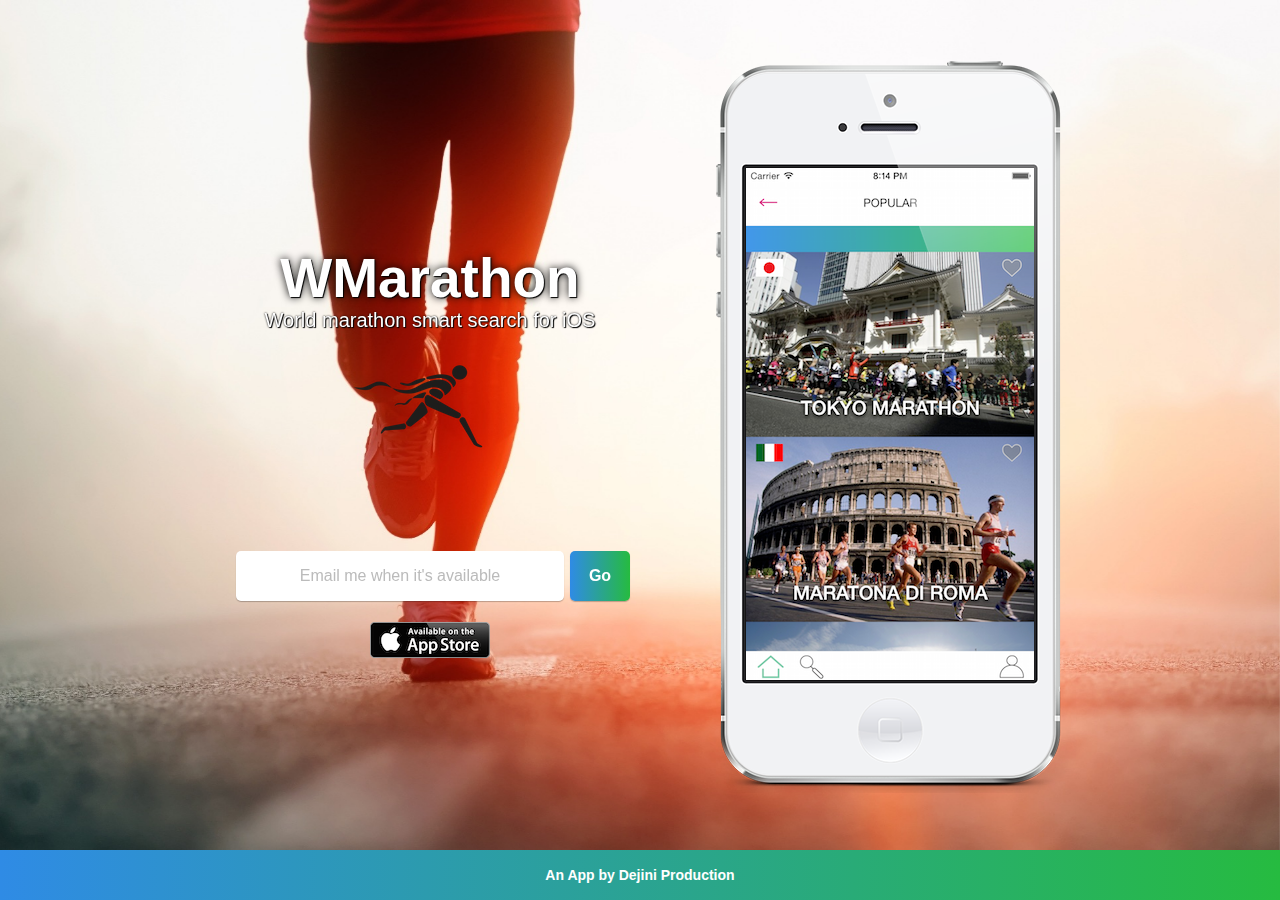
<file: index.html>
<!DOCTYPE html>
<!--[if lt IE 7 ]><html class="ie ie6" lang="en"> <![endif]-->
<!--[if IE 7 ]><html class="ie ie7" lang="en"> <![endif]-->
<!--[if IE 8 ]><html class="ie ie8" lang="en"> <![endif]-->
<!--[if (gte IE 9)|!(IE)]><!--><html lang="en"> <!--<![endif]-->
  <head>
    <meta charset="utf-8">
      <title>WMarathon</title>
      <meta name="description" content="">
        <meta name="author" content="">
          <meta name="viewport" content="width=device-width, initial-scale=0.6, maximum-scale=1">
            
            <link rel="stylesheet" href="css/base.css">
              <link rel="stylesheet" href="css/skeleton.css">
                <link rel="stylesheet" href="css/style.css">
                  <link rel="stylesheet" href="css/layout.css">
                    
                    
                    
                    <!--[if lt IE 9]>
                     <script src="http://html5shim.googlecode.com/svn/trunk/html5.js"></script>
                     <![endif]-->
                    
                    <script src="js/jquery.js"></script>
                    <script src="js/spin.js"></script>
                    <script src="js/script.js"></script>
                    
                    <link href='http://fonts.googleapis.com/css?family=Open+Sans:400,700' rel='stylesheet' type='text/css'>
                    <link rel="shortcut icon" href="images/favicon.ico">
                    <link rel="apple-touch-icon" href="images/apple-button.png">
                    <link rel="apple-touch-icon" sizes="72x72" href="images/apple-button.png.png">
                    <link rel="apple-touch-icon" sizes="114x114" href="images/apple-button.png.png">
  </head>
  <body>
    
    <div class="pagebg" id="bg_0"></div>
    <div class="pagebg" id="bg_1"></div>
    <div class="pagebg" id="bg_2"></div>
    
    <div class="container">
      
      <div class="one columns">&nbsp;</div>
      
      <div class="seven columns fullheight">
        
        <div id="logowrapper" style="text-align:center;">
        <h1 class="project-name" style="font-size: 55px;font-weight:bold;color:#FFFFFF;text-shadow: 1px 1px 1px #000,0px 0px 8px black">WMarathon</h1>
          <br>
          <b><h2 class="project-tagline" style="font-size: 20px;color:#FFFFFF;text-shadow: 1px 1px 1px #000,0px 0px 2px black">World marathon smart search for iOS</h2></b>
          <h1 id="logo">WMarathon</h1>
          
          <form id="subscribe">
            <div id="message">Success</div>
            <input id="email" name="bar" type="text" placeholder="Email me when it's available" />
            <span id="submitwrapper">
              <input id="submit" class="bg_0" type="submit" value="Go" />
            </span>
          </form>
          <br>
          <img src="images/apple-button.png" alt="Mountain View" style="width:120x;height:36px" >
          <br>
        </div>
      </div>
      
      


      <div class="one columns">&nbsp;</div>
      
      <div class="six columns fullheight">
        <div id="iphone">
          <div id="screenwrapper">
            <div class="screen" id="screen_0"></div>
            <div class="screen" id="screen_1"></div>
            <div class="screen" id="screen_2"></div>
          </div>
          <div id="glare"></div>
        </div>
      </div>
      
      <div class="one columns">&nbsp;</div>
      
      <div class="spacer"></div>
      
    </div>
    
    <footer class="footer">
      An App by Dejini Production
    </footer>
    
    <script type="text/javascript">
      var gaJsHost = (("https:" == document.location.protocol) ? "https://ssl." : "http://www.");
      document.write(unescape("%3Cscript src='" + gaJsHost + "google-analytics.com/ga.js' type='text/javascript'%3E%3C/script%3E"));
      </script>
    <script type="text/javascript">
      try {
        var pageTracker = _gat._getTracker("UA-62013841-1");
        pageTracker._trackPageview();
      } catch(err) {}
    </script>
    
  </body>
</html>
</file>
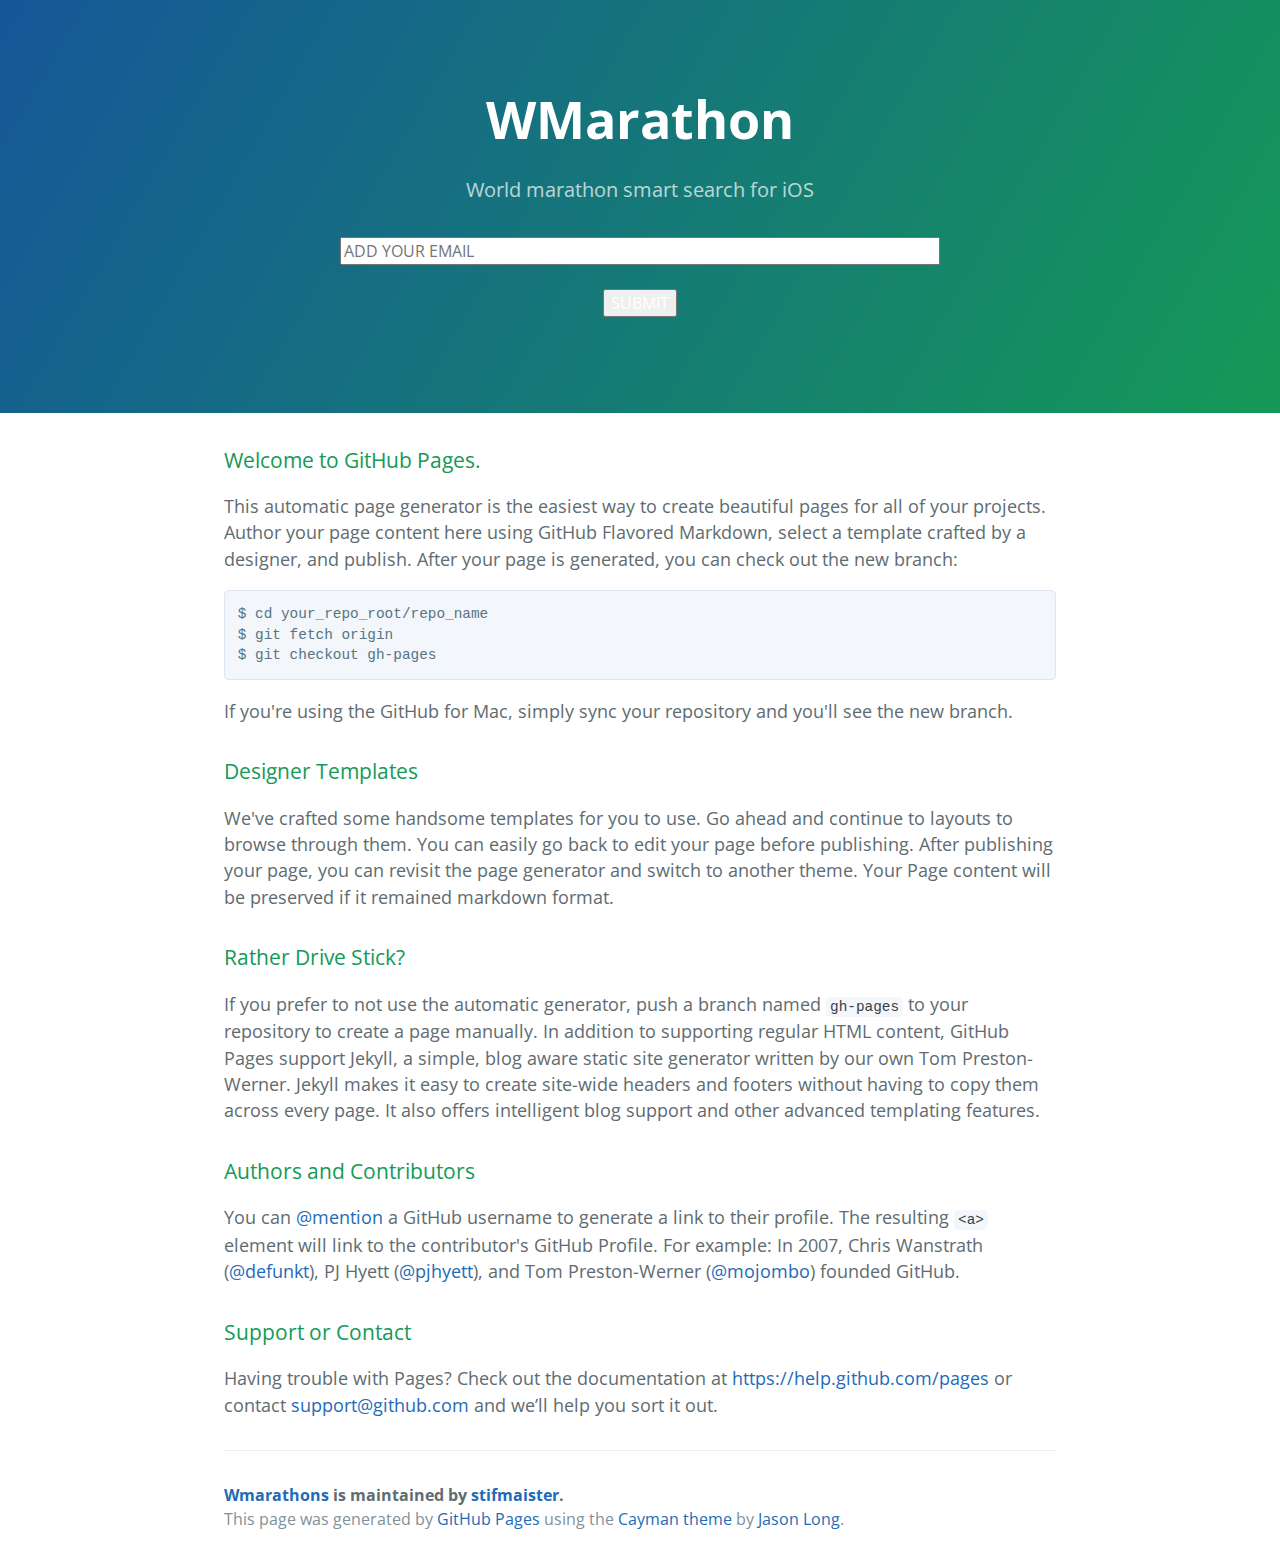
<file: index_old.html>
<style type="text/css">

input[type="text"] {
  width: 600;
  box-sizing: border-box;
  -webkit-box-sizing:border-box;
  -moz-box-sizing: border-box;
}

html {
  
  
background: url() no-repeat center center fixed;
-webkit-background-size: cover;
-moz-background-size: cover;
-o-background-size: cover;
background-size: cover;
}
</style>

<!DOCTYPE html>
<html lang="en-us">
  <head>
    <meta charset="UTF-8">
    <title>WMarathon</title>
    <meta name="viewport" content="width=device-width, initial-scale=1">
    <link rel="stylesheet" type="text/css" href="stylesheets/normalize.css" media="screen">
    <link href='http://fonts.googleapis.com/css?family=Open+Sans:400,700' rel='stylesheet' type='text/css'>
    <link rel="stylesheet" type="text/css" href="stylesheets/stylesheet.css" media="screen">
    <link rel="stylesheet" type="text/css" href="stylesheets/github-light.css" media="screen">
  </head>
  <body>
  
    <section class="page-header">
      <h1 class="project-name">WMarathon</h1>
      <h2 class="project-tagline">World marathon smart search for iOS</h2>
   
   <form>
   <input type="text" name="email" placeholder="ADD YOUR EMAIL"><br>
   <br>
   <input type="submit" value="SUBMIT">
   </form>
   
    </section>
    
    

    <section class="main-content">
      <h3>
<a id="welcome-to-github-pages" class="anchor" href="#welcome-to-github-pages" aria-hidden="true"><span class="octicon octicon-link"></span></a>Welcome to GitHub Pages.</h3>

<p>This automatic page generator is the easiest way to create beautiful pages for all of your projects. Author your page content here using GitHub Flavored Markdown, select a template crafted by a designer, and publish. After your page is generated, you can check out the new branch:</p>

<pre><code>$ cd your_repo_root/repo_name
$ git fetch origin
$ git checkout gh-pages
</code></pre>

<p>If you're using the GitHub for Mac, simply sync your repository and you'll see the new branch.</p>

<h3>
<a id="designer-templates" class="anchor" href="#designer-templates" aria-hidden="true"><span class="octicon octicon-link"></span></a>Designer Templates</h3>

<p>We've crafted some handsome templates for you to use. Go ahead and continue to layouts to browse through them. You can easily go back to edit your page before publishing. After publishing your page, you can revisit the page generator and switch to another theme. Your Page content will be preserved if it remained markdown format.</p>

<h3>
<a id="rather-drive-stick" class="anchor" href="#rather-drive-stick" aria-hidden="true"><span class="octicon octicon-link"></span></a>Rather Drive Stick?</h3>

<p>If you prefer to not use the automatic generator, push a branch named <code>gh-pages</code> to your repository to create a page manually. In addition to supporting regular HTML content, GitHub Pages support Jekyll, a simple, blog aware static site generator written by our own Tom Preston-Werner. Jekyll makes it easy to create site-wide headers and footers without having to copy them across every page. It also offers intelligent blog support and other advanced templating features.</p>

<h3>
<a id="authors-and-contributors" class="anchor" href="#authors-and-contributors" aria-hidden="true"><span class="octicon octicon-link"></span></a>Authors and Contributors</h3>

<p>You can <a href="https://github.com/blog/821" class="user-mention">@mention</a> a GitHub username to generate a link to their profile. The resulting <code>&lt;a&gt;</code> element will link to the contributor's GitHub Profile. For example: In 2007, Chris Wanstrath (<a href="https://github.com/defunkt" class="user-mention">@defunkt</a>), PJ Hyett (<a href="https://github.com/pjhyett" class="user-mention">@pjhyett</a>), and Tom Preston-Werner (<a href="https://github.com/mojombo" class="user-mention">@mojombo</a>) founded GitHub.</p>

<h3>
<a id="support-or-contact" class="anchor" href="#support-or-contact" aria-hidden="true"><span class="octicon octicon-link"></span></a>Support or Contact</h3>

<p>Having trouble with Pages? Check out the documentation at <a href="https://help.github.com/pages">https://help.github.com/pages</a> or contact <a href="mailto:support@github.com">support@github.com</a> and we’ll help you sort it out.</p>

      <footer class="site-footer">
        <span class="site-footer-owner"><a href="https://github.com/stifmaister/wmarathons">Wmarathons</a> is maintained by <a href="https://github.com/stifmaister">stifmaister</a>.</span>

        <span class="site-footer-credits">This page was generated by <a href="https://pages.github.com">GitHub Pages</a> using the <a href="https://github.com/jasonlong/cayman-theme">Cayman theme</a> by <a href="https://twitter.com/jasonlong">Jason Long</a>.</span>
      </footer>

    </section>

            <script type="text/javascript">
            var gaJsHost = (("https:" == document.location.protocol) ? "https://ssl." : "http://www.");
            document.write(unescape("%3Cscript src='" + gaJsHost + "google-analytics.com/ga.js' type='text/javascript'%3E%3C/script%3E"));
          </script>
          <script type="text/javascript">
            try {
              var pageTracker = _gat._getTracker("UA-62013841-1");
            pageTracker._trackPageview();
            } catch(err) {}
          </script>

  </body>
</html>
</file>
<file: css/base.css>
html,body,div,span,applet,object,iframe,h1,h2,h3,h4,h5,h6,p,blockquote,pre,a,abbr,acronym,address,big,cite,code,del,dfn,em,img,ins,kbd,q,s,samp,small,strike,strong,sub,sup,tt,var,b,u,i,center,dl,dt,dd,ol,ul,li,fieldset,form,label,legend,table,caption,tbody,tfoot,thead,tr,th,td,article,aside,canvas,details,embed,figure,figcaption,footer,header,hgroup,menu,nav,output,ruby,section,summary,time,mark,audio,video{margin:0;padding:0;border:0;font-size:100%;font:inherit;vertical-align:baseline}article,aside,details,figcaption,figure,footer,header,hgroup,menu,nav,section{display:block}body{line-height:1}ol,ul{list-style:none}blockquote,q{quotes:none}blockquote:before,blockquote:after,q:before,q:after{content:'';content:none}table{border-collapse:collapse;border-spacing:0}body{background:#fff;font:14px/21px "HelveticaNeue","Helvetica Neue",Helvetica,Arial,sans-serif;color:#444;-webkit-font-smoothing:antialiased;-webkit-text-size-adjust:100%}p{margin:0 0 20px 0}img.scale-with-grid{max-width:100%;height:auto}
</file>
<file: css/skeleton.css>
.container{position:relative;width:960px;margin:0 auto;padding:0}.container .column,.container .columns{float:left;display:inline;margin-left:10px;margin-right:10px}.row{margin-bottom:20px}.column.alpha,.columns.alpha{margin-left:0}.column.omega,.columns.omega{margin-right:0}.container .one.column,.container .one.columns{width:40px}.container .two.columns{width:100px}.container .three.columns{width:160px}.container .four.columns{width:220px}.container .five.columns{width:280px}.container .six.columns{width:340px}.container .seven.columns{width:400px}.container .eight.columns{width:460px}.container .nine.columns{width:520px}.container .ten.columns{width:580px}.container .eleven.columns{width:640px}.container .twelve.columns{width:700px}.container .thirteen.columns{width:760px}.container .fourteen.columns{width:820px}.container .fifteen.columns{width:880px}.container .sixteen.columns{width:940px}.container .one-third.column{width:300px}.container .two-thirds.column{width:620px}.container .offset-by-one{padding-left:60px}.container .offset-by-two{padding-left:120px}.container .offset-by-three{padding-left:180px}.container .offset-by-four{padding-left:240px}.container .offset-by-five{padding-left:300px}.container .offset-by-six{padding-left:360px}.container .offset-by-seven{padding-left:420px}.container .offset-by-eight{padding-left:480px}.container .offset-by-nine{padding-left:540px}.container .offset-by-ten{padding-left:600px}.container .offset-by-eleven{padding-left:660px}.container .offset-by-twelve{padding-left:720px}.container .offset-by-thirteen{padding-left:780px}.container .offset-by-fourteen{padding-left:840px}.container .offset-by-fifteen{padding-left:900px}@media only screen and (min-width:768px) and (max-width:959px){.container{width:768px}.container .column,.container .columns{margin-left:10px;margin-right:10px}.column.alpha,.columns.alpha{margin-left:0;margin-right:10px}.column.omega,.columns.omega{margin-right:0;margin-left:10px}.alpha.omega{margin-left:0;margin-right:0}.container .one.column,.container .one.columns{width:28px}.container .two.columns{width:76px}.container .three.columns{width:124px}.container .four.columns{width:172px}.container .five.columns{width:220px}.container .six.columns{width:268px}.container .seven.columns{width:316px}.container .eight.columns{width:364px}.container .nine.columns{width:412px}.container .ten.columns{width:460px}.container .eleven.columns{width:508px}.container .twelve.columns{width:556px}.container .thirteen.columns{width:604px}.container .fourteen.columns{width:652px}.container .fifteen.columns{width:700px}.container .sixteen.columns{width:748px}.container .one-third.column{width:236px}.container .two-thirds.column{width:492px}.container .offset-by-one{padding-left:48px}.container .offset-by-two{padding-left:96px}.container .offset-by-three{padding-left:144px}.container .offset-by-four{padding-left:192px}.container .offset-by-five{padding-left:240px}.container .offset-by-six{padding-left:288px}.container .offset-by-seven{padding-left:336px}.container .offset-by-eight{padding-left:384px}.container .offset-by-nine{padding-left:432px}.container .offset-by-ten{padding-left:480px}.container .offset-by-eleven{padding-left:528px}.container .offset-by-twelve{padding-left:576px}.container .offset-by-thirteen{padding-left:624px}.container .offset-by-fourteen{padding-left:672px}.container .offset-by-fifteen{padding-left:720px}}@media only screen and (max-width:767px){.container{width:300px}.container .columns,.container .column{margin:0}.container .one.column,.container .one.columns,.container .two.columns,.container .three.columns,.container .four.columns,.container .five.columns,.container .six.columns,.container .seven.columns,.container .eight.columns,.container .nine.columns,.container .ten.columns,.container .eleven.columns,.container .twelve.columns,.container .thirteen.columns,.container .fourteen.columns,.container .fifteen.columns,.container .sixteen.columns,.container .one-third.column,.container .two-thirds.column{width:300px}.container .offset-by-one,.container .offset-by-two,.container .offset-by-three,.container .offset-by-four,.container .offset-by-five,.container .offset-by-six,.container .offset-by-seven,.container .offset-by-eight,.container .offset-by-nine,.container .offset-by-ten,.container .offset-by-eleven,.container .offset-by-twelve,.container .offset-by-thirteen,.container .offset-by-fourteen,.container .offset-by-fifteen{padding-left:0}}@media only screen and (min-width:480px) and (max-width:767px){.container{width:420px}.container .columns,.container .column{margin:0}.container .one.column,.container .one.columns,.container .two.columns,.container .three.columns,.container .four.columns,.container .five.columns,.container .six.columns,.container .seven.columns,.container .eight.columns,.container .nine.columns,.container .ten.columns,.container .eleven.columns,.container .twelve.columns,.container .thirteen.columns,.container .fourteen.columns,.container .fifteen.columns,.container .sixteen.columns,.container .one-third.column,.container .two-thirds.column{width:420px}}.container:after{content:"\0020";display:block;height:0;clear:both;visibility:hidden}.clearfix:before,.clearfix:after,.row:before,.row:after{content:'\0020';display:block;overflow:hidden;visibility:hidden;width:0;height:0}.row:after,.clearfix:after{clear:both}.row,.clearfix{zoom:1}.clear{clear:both;display:block;overflow:hidden;visibility:hidden;width:0;height:0}
</file>
<file: css/style.css>
body,html,.container{height:100%}body{-webkit-touch-callout:text;-webkit-user-select:text;-moz-user-select:text;user-select:text}.pagebg{position:fixed;top:0;left:0;right:0;bottom:0;-webkit-background-size:cover;-moz-background-size:cover;-o-background-size:cover;background-size:cover;background-repeat:no-repeat;background-position:center center}#bg_0{background-image:url('../images/bg_0.jpg');opacity:1}#bg_1{background-image:url('../images/bg_0.jpg');opacity:0}#bg_2{background-image:url('../images/bg_0.jpg');opacity:0}#logowrapper{position:relative;height:320px}#logo{background:url(../images/logo.png) no-repeat;color:#3c3d40;font-size:0;height:180px;margin:0 auto;overflow:hidden;text-align:center;text-indent:-9999px;width:170px}#subscribe{margin-top:40px}input{border:0;-webkit-border-radius:5px;-moz-border-radius:5px;-o-border-radius:5px;border-radius:5px;-webkit-box-shadow:0 1px 1px 0 rgba(0,0,0,.25);-moz-box-shadow:0 1px 1px 0 rgba(0,0,0,.25);-o-box-shadow:0 1px 1px 0 rgba(0,0,0,.25);box-shadow:0 1px 1px 0 rgba(0,0,0,.25);color:#333;font:"Helvetica Neue",Helvetica,Arial,sans-serif;font-size:16px;height:50px;margin:0;padding:0;text-align:center}input::-webkit-input-placeholder{color:#bbb}input:-moz-placeholder{color:#bbb}input:focus{outline:0}#email{width:82%}#email:hover,#email:focus{-webkit-box-shadow:0 1px 1px 0 rgba(0,0,0,.25),inset 0 0 4px 4px rgba(0,0,0,0.15);-moz-box-shadow:0 1px 1px 0 rgba(0,0,0,.25),inset 0 0 4px 4px rgba(0,0,0,0.15);-o-box-shadow:0 1px 1px 0 rgba(0,0,0,.25),inset 0 0 4px 4px rgba(0,0,0,0.15);box-shadow:0 1px 1px 0 rgba(0,0,0,.25),inset 0 0 4px 4px rgba(0,0,0,0.15)}#submitwrapper{float:right;position:relative;width:15%}#submit{color:#fff;font-weight:bold;-webkit-transition:background-color 1s;-moz-transition:background-color 1s;-o-transition:background-color 1s;transition:background-color 1s;width:100%}#submit:hover,#submit:focus{-webkit-box-shadow:0 1px 1px 0 rgba(0,0,0,.25),inset 0 0 4px 4px rgba(255,255,255,0.25);-moz-box-shadow:0 1px 1px 0 rgba(0,0,0,.25),inset 0 0 4px 4px rgba(255,255,255,0.25);-o-box-shadow:0 1px 1px 0 rgba(0,0,0,.25),inset 0 0 4px 4px rgba(255,255,255,0.25);box-shadow:0 1px 1px 0 rgba(0,0,0,.25),inset 0 0 4px 4px rgba(255,255,255,0.25)}#submit:active{-webkit-box-shadow:inset 0 2px 2px 1px rgba(0,0,0,0.20);-moz-box-shadow:inset 0 2px 2px 1px rgba(0,0,0,0.20);-o-box-shadow:inset 0 2px 2px 1px rgba(0,0,0,0.20);box-shadow:inset 0 2px 2px 1px rgba(0,0,0,0.20);color:#ccc;position:relative}#message{background:#fff;border-radius:5px;display:none;font-size:16px;height:22px;padding:14px 0;position:absolute;text-align:center;width:82%;z-index:3}#iphone{background:url(../images/iphone.png);height:740px;margin:30px auto 75px;position:relative;width:370px}#glare{background:url(../images/glare.png);height:740px;left:0;position:absolute;top:0;width:370px;z-index:1}#screenwrapper{height:512px;left:36px;overflow:hidden;position:absolute;top:115px;width:288px}.screen{background-repeat:no-repeat;height:512px;left:0;position:absolute;top:0;-webkit-transition:background-image .3s;-moz-transition:background-image .3s;-o-transition:background-image .3s;transition:background-image .3s;width:288px}#screen_0{background-image:url('../images/screen_0.png')}#screen_0:hover,#screen_0.hover{background-image:url('../images/hover_0.png')}#screen_1{background-image:url('../images/screen_1.png');left:288px}#screen_1:hover,#screen_1.hover{background-image:url('../images/hover_1.png')}#screen_2{background-image:url('../images/screen_2.png');left:576px}#screen_2:hover,#screen_2.hover{background-image:url('../images/hover_2.png')}.footer{background:linear-gradient(to right,#2F8BE5, #26BB40);bottom:0;color:#fff;font-family:"Helvetica Neue",Helvetica,Arial,sans-serif;font-weight:700;height:50px;left:0;line-height:50px;position:fixed;text-align:center;-webkit-transition:background-color 1s;-moz-transition:background-color 1s;-o-transition:background-color 1s;transition:background-color 1s;width:100%;z-index:2}.footer.bg_0,#submit.bg_0{background:linear-gradient(to right,#2F8BE5, #26BB40);}.footer.bg_1,#submit.bg_1{background:linear-gradient(to right,#2F8BE5, #26BB40);}.footer.bg_2,#submit.bg_2{background:linear-gradient(to right,#2F8BE5, #26BB40);}.footer a{color:#fff;text-decoration:none}.footer a:hover{color:#ccc}
</file>
<file: css/layout.css>
@media only screen and (min-width:768px){.fullheight{height:100%}#logowrapper{margin-top:-155px;top:47%}#iphone{margin:-370px auto 0;top:47%}}@media only screen and (max-width:480px){#iphone{margin:0 -30px 75px}}
</file>
<file: stylesheets/stylesheet.css>
* {
  box-sizing: border-box; }

body {
  padding: 0;
  margin: 0;
  font-family: "Open Sans", "Helvetica Neue", Helvetica, Arial, sans-serif;
  font-size: 16px;
  line-height: 1.5;
  color: #606c71; }

a {
  color: #1e6bb8;
  text-decoration: none; }
  a:hover {
    text-decoration: underline; }

.btn {
  display: inline-block;
  margin-bottom: 1rem;
  color: rgba(255, 255, 255, 0.7);
  background-color: rgba(255, 255, 255, 0.08);
  border-color: rgba(255, 255, 255, 0.2);
  border-style: solid;
  border-width: 1px;
  border-radius: 0.3rem;
  transition: color 0.2s, background-color 0.2s, border-color 0.2s; }
  .btn + .btn {
    margin-left: 1rem; }

.btn:hover {
  color: rgba(255, 255, 255, 0.8);
  text-decoration: none;
  background-color: rgba(255, 255, 255, 0.2);
  border-color: rgba(255, 255, 255, 0.3); }

@media screen and (min-width: 64em) {
  .btn {
    padding: 0.75rem 1rem; } }

@media screen and (min-width: 42em) and (max-width: 64em) {
  .btn {
    padding: 0.6rem 0.9rem;
    font-size: 0.9rem; } }

@media screen and (max-width: 42em) {
  .btn {
    display: block;
    width: 100%;
    padding: 0.75rem;
    font-size: 0.9rem; }
    .btn + .btn {
      margin-top: 1rem;
      margin-left: 0; } }

.page-header {
  color: #fff;
  text-align: center;
  background-color: #159957;
  background-image: linear-gradient(120deg, #155799, #159957); }

@media screen and (min-width: 64em) {
  .page-header {
    padding: 5rem 6rem; } }

@media screen and (min-width: 42em) and (max-width: 64em) {
  .page-header {
    padding: 3rem 4rem; } }

@media screen and (max-width: 42em) {
  .page-header {
    padding: 2rem 1rem; } }

.project-name {
  margin-top: 0;
  margin-bottom: 0.1rem; }

@media screen and (min-width: 64em) {
  .project-name {
    font-size: 3.25rem; } }

@media screen and (min-width: 42em) and (max-width: 64em) {
  .project-name {
    font-size: 2.25rem; } }

@media screen and (max-width: 42em) {
  .project-name {
    font-size: 1.75rem; } }

.project-tagline {
  margin-bottom: 2rem;
  font-weight: normal;
  opacity: 0.7; }

@media screen and (min-width: 64em) {
  .project-tagline {
    font-size: 1.25rem; } }

@media screen and (min-width: 42em) and (max-width: 64em) {
  .project-tagline {
    font-size: 1.15rem; } }

@media screen and (max-width: 42em) {
  .project-tagline {
    font-size: 1rem; } }

.main-content :first-child {
  margin-top: 0; }
.main-content img {
  max-width: 100%; }
.main-content h1, .main-content h2, .main-content h3, .main-content h4, .main-content h5, .main-content h6 {
  margin-top: 2rem;
  margin-bottom: 1rem;
  font-weight: normal;
  color: #159957; }
.main-content p {
  margin-bottom: 1em; }
.main-content code {
  padding: 2px 4px;
  font-family: Consolas, "Liberation Mono", Menlo, Courier, monospace;
  font-size: 0.9rem;
  color: #383e41;
  background-color: #f3f6fa;
  border-radius: 0.3rem; }
.main-content pre {
  padding: 0.8rem;
  margin-top: 0;
  margin-bottom: 1rem;
  font: 1rem Consolas, "Liberation Mono", Menlo, Courier, monospace;
  color: #567482;
  word-wrap: normal;
  background-color: #f3f6fa;
  border: solid 1px #dce6f0;
  border-radius: 0.3rem; }
  .main-content pre > code {
    padding: 0;
    margin: 0;
    font-size: 0.9rem;
    color: #567482;
    word-break: normal;
    white-space: pre;
    background: transparent;
    border: 0; }
.main-content .highlight {
  margin-bottom: 1rem; }
  .main-content .highlight pre {
    margin-bottom: 0;
    word-break: normal; }
.main-content .highlight pre, .main-content pre {
  padding: 0.8rem;
  overflow: auto;
  font-size: 0.9rem;
  line-height: 1.45;
  border-radius: 0.3rem; }
.main-content pre code, .main-content pre tt {
  display: inline;
  max-width: initial;
  padding: 0;
  margin: 0;
  overflow: initial;
  line-height: inherit;
  word-wrap: normal;
  background-color: transparent;
  border: 0; }
  .main-content pre code:before, .main-content pre code:after, .main-content pre tt:before, .main-content pre tt:after {
    content: normal; }
.main-content ul, .main-content ol {
  margin-top: 0; }
.main-content blockquote {
  padding: 0 1rem;
  margin-left: 0;
  color: #819198;
  border-left: 0.3rem solid #dce6f0; }
  .main-content blockquote > :first-child {
    margin-top: 0; }
  .main-content blockquote > :last-child {
    margin-bottom: 0; }
.main-content table {
  display: block;
  width: 100%;
  overflow: auto;
  word-break: normal;
  word-break: keep-all; }
  .main-content table th {
    font-weight: bold; }
  .main-content table th, .main-content table td {
    padding: 0.5rem 1rem;
    border: 1px solid #e9ebec; }
.main-content dl {
  padding: 0; }
  .main-content dl dt {
    padding: 0;
    margin-top: 1rem;
    font-size: 1rem;
    font-weight: bold; }
  .main-content dl dd {
    padding: 0;
    margin-bottom: 1rem; }
.main-content hr {
  height: 2px;
  padding: 0;
  margin: 1rem 0;
  background-color: #eff0f1;
  border: 0; }

@media screen and (min-width: 64em) {
  .main-content {
    max-width: 64rem;
    padding: 2rem 6rem;
    margin: 0 auto;
    font-size: 1.1rem; } }

@media screen and (min-width: 42em) and (max-width: 64em) {
  .main-content {
    padding: 2rem 4rem;
    font-size: 1.1rem; } }

@media screen and (max-width: 42em) {
  .main-content {
    padding: 2rem 1rem;
    font-size: 1rem; } }

.site-footer {
  padding-top: 2rem;
  margin-top: 2rem;
  border-top: solid 1px #eff0f1; }

.site-footer-owner {
  display: block;
  font-weight: bold; }

.site-footer-credits {
  color: #819198; }

@media screen and (min-width: 64em) {
  .site-footer {
    font-size: 1rem; } }

@media screen and (min-width: 42em) and (max-width: 64em) {
  .site-footer {
    font-size: 1rem; } }

@media screen and (max-width: 42em) {
  .site-footer {
    font-size: 0.9rem; } }
</file>
<file: stylesheets/github-light.css>
/*
   Copyright 2014 GitHub Inc.

   Licensed under the Apache License, Version 2.0 (the "License");
   you may not use this file except in compliance with the License.
   You may obtain a copy of the License at

       http://www.apache.org/licenses/LICENSE-2.0

   Unless required by applicable law or agreed to in writing, software
   distributed under the License is distributed on an "AS IS" BASIS,
   WITHOUT WARRANTIES OR CONDITIONS OF ANY KIND, either express or implied.
   See the License for the specific language governing permissions and
   limitations under the License.

*/

.pl-c /* comment */ {
  color: #969896;
}

.pl-c1      /* constant, markup.raw, meta.diff.header, meta.module-reference, meta.property-name, support, support.constant, support.variable, variable.other.constant */,
.pl-s .pl-v /* string variable */ {
  color: #0086b3;
}

.pl-e  /* entity */,
.pl-en /* entity.name */ {
  color: #795da3;
}

.pl-s .pl-s1 /* string source */,
.pl-smi      /* storage.modifier.import, storage.modifier.package, storage.type.java, variable.other, variable.parameter.function */ {
  color: #333;
}

.pl-ent /* entity.name.tag */ {
  color: #63a35c;
}

.pl-k /* keyword, storage, storage.type */ {
  color: #a71d5d;
}

.pl-pds              /* punctuation.definition.string, string.regexp.character-class */,
.pl-s                /* string */,
.pl-s .pl-pse .pl-s1 /* string punctuation.section.embedded source */,
.pl-sr               /* string.regexp */,
.pl-sr .pl-cce       /* string.regexp constant.character.escape */,
.pl-sr .pl-sra       /* string.regexp string.regexp.arbitrary-repitition */,
.pl-sr .pl-sre       /* string.regexp source.ruby.embedded */ {
  color: #183691;
}

.pl-v /* variable */ {
  color: #ed6a43;
}

.pl-id /* invalid.deprecated */ {
  color: #b52a1d;
}

.pl-ii /* invalid.illegal */ {
  background-color: #b52a1d;
  color: #f8f8f8;
}

.pl-sr .pl-cce /* string.regexp constant.character.escape */ {
  color: #63a35c;
  font-weight: bold;
}

.pl-ml /* markup.list */ {
  color: #693a17;
}

.pl-mh        /* markup.heading */,
.pl-mh .pl-en /* markup.heading entity.name */,
.pl-ms        /* meta.separator */ {
  color: #1d3e81;
  font-weight: bold;
}

.pl-mq /* markup.quote */ {
  color: #008080;
}

.pl-mi /* markup.italic */ {
  color: #333;
  font-style: italic;
}

.pl-mb /* markup.bold */ {
  color: #333;
  font-weight: bold;
}

.pl-md /* markup.deleted, meta.diff.header.from-file */ {
  background-color: #ffecec;
  color: #bd2c00;
}

.pl-mi1 /* markup.inserted, meta.diff.header.to-file */ {
  background-color: #eaffea;
  color: #55a532;
}

.pl-mdr /* meta.diff.range */ {
  color: #795da3;
  font-weight: bold;
}

.pl-mo /* meta.output */ {
  color: #1d3e81;
}
</file>
